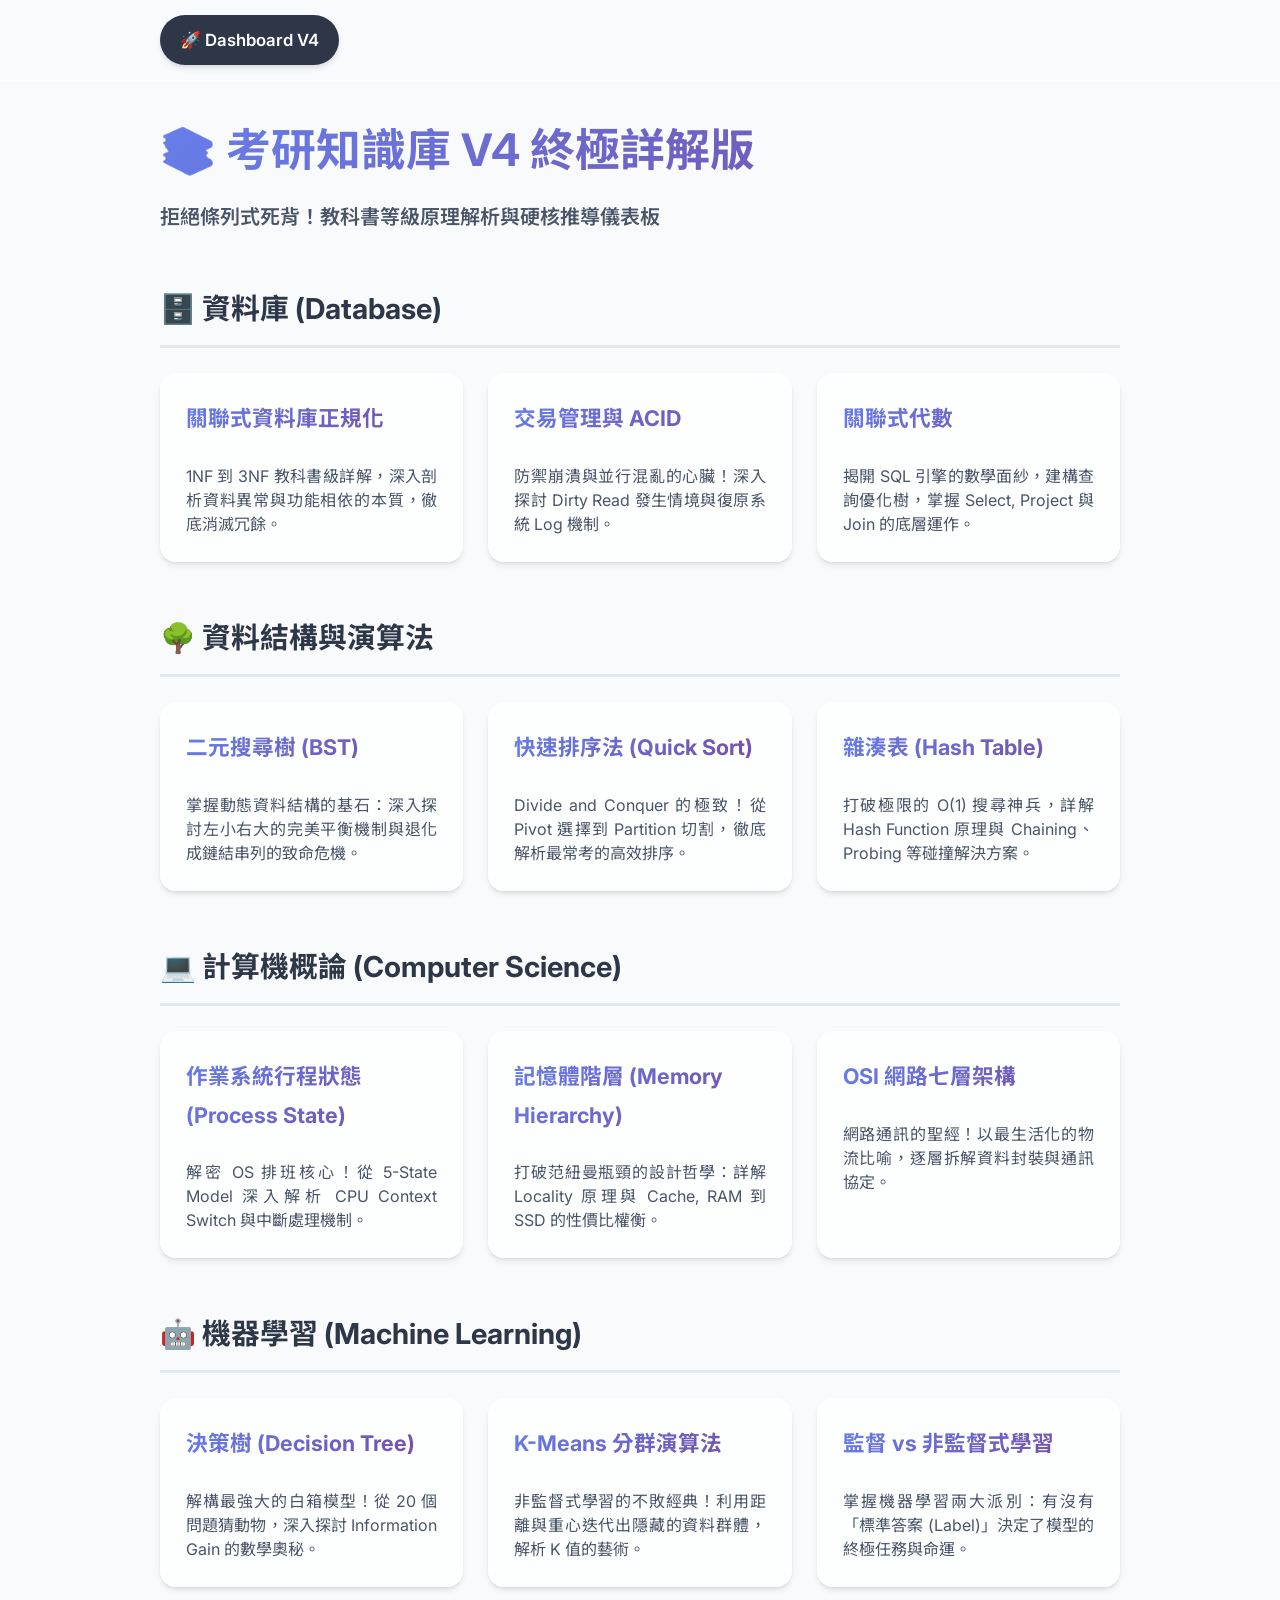
<file: index.html>
<!DOCTYPE html>
<html lang="zh-TW">
<head>
    <meta charset="UTF-8">
    <meta name="viewport" content="width=device-width, initial-scale=1.0">
    <title>資管所考研知識庫 - V4 旗艦版</title>
    <link rel="stylesheet" href="css/style.css">
</head>
<body>
    <div class="nav-bar">
        <div class="container" style="padding-top: 0; padding-bottom: 0; display: flex; align-items: center;">
            <a href="index.html" style="background: var(--text-main); pointer-events: none;">🚀 Dashboard V4</a>
        </div>
    </div>

    <div class="container">
        <div class="hero-section">
            <h1 class="hero-title">📚 考研知識庫 V4 終極詳解版</h1>
            <p>拒絕條列式死背！教科書等級原理解析與硬核推導儀表板</p>
        </div>
        
        <h2 class="section-title">🗄️ 資料庫 (Database)</h2>
        <div class="grid-container">
            <a href="db/normalization.html" class="card">
                <h3>關聯式資料庫正規化</h3>
                <p>1NF 到 3NF 教科書級詳解，深入剖析資料異常與功能相依的本質，徹底消滅冗餘。</p>
            </a>
            <a href="db/transaction.html" class="card">
                <h3>交易管理與 ACID</h3>
                <p>防禦崩潰與並行混亂的心臟！深入探討 Dirty Read 發生情境與復原系統 Log 機制。</p>
            </a>
            <a href="db/relational_algebra.html" class="card">
                <h3>關聯式代數</h3>
                <p>揭開 SQL 引擎的數學面紗，建構查詢優化樹，掌握 Select, Project 與 Join 的底層運作。</p>
            </a>
        </div>

        <h2 class="section-title">🌳 資料結構與演算法</h2>
        <div class="grid-container">
            <a href="ds_algo/binary_search_tree.html" class="card">
                <h3>二元搜尋樹 (BST)</h3>
                <p>掌握動態資料結構的基石：深入探討左小右大的完美平衡機制與退化成鏈結串列的致命危機。</p>
            </a>
            <a href="ds_algo/quick_sort.html" class="card">
                <h3>快速排序法 (Quick Sort)</h3>
                <p>Divide and Conquer 的極致！從 Pivot 選擇到 Partition 切割，徹底解析最常考的高效排序。</p>
            </a>
            <a href="ds_algo/hash_table.html" class="card">
                <h3>雜湊表 (Hash Table)</h3>
                <p>打破極限的 O(1) 搜尋神兵，詳解 Hash Function 原理與 Chaining、Probing 等碰撞解決方案。</p>
            </a>
        </div>

        <h2 class="section-title">💻 計算機概論 (Computer Science)</h2>
        <div class="grid-container">
            <a href="cs/process_state.html" class="card">
                <h3>作業系統行程狀態 (Process State)</h3>
                <p>解密 OS 排班核心！從 5-State Model 深入解析 CPU Context Switch 與中斷處理機制。</p>
            </a>
            <a href="cs/memory_hierarchy.html" class="card">
                <h3>記憶體階層 (Memory Hierarchy)</h3>
                <p>打破范紐曼瓶頸的設計哲學：詳解 Locality 原理與 Cache, RAM 到 SSD 的性價比權衡。</p>
            </a>
            <a href="cs/osi_model.html" class="card">
                <h3>OSI 網路七層架構</h3>
                <p>網路通訊的聖經！以最生活化的物流比喻，逐層拆解資料封裝與通訊協定。</p>
            </a>
        </div>

        <h2 class="section-title">🤖 機器學習 (Machine Learning)</h2>
        <div class="grid-container">
            <a href="ml/decision_tree.html" class="card">
                <h3>決策樹 (Decision Tree)</h3>
                <p>解構最強大的白箱模型！從 20 個問題猜動物，深入探討 Information Gain 的數學奧秘。</p>
            </a>
            <a href="ml/k_means.html" class="card">
                <h3>K-Means 分群演算法</h3>
                <p>非監督式學習的不敗經典！利用距離與重心迭代出隱藏的資料群體，解析 K 值的藝術。</p>
            </a>
            <a href="ml/supervised_vs_unsupervised.html" class="card">
                <h3>監督 vs 非監督式學習</h3>
                <p>掌握機器學習兩大派別：有沒有「標準答案 (Label)」決定了模型的終極任務與命運。</p>
            </a>
        </div>
    </div>
</body>
</html>
</file>
<file: css/style.css>
@import url('https://fonts.googleapis.com/css2?family=Inter:wght@400;600;800&family=Noto+Sans+TC:wght@400;700&display=swap');

:root {
    --bg-color: #f8fafc;
    --card-bg: rgba(255, 255, 255, 0.7);
    --text-main: #2d3748;
    --text-muted: #4a5568;
    --primary-gradient: linear-gradient(135deg, #667eea 0%, #764ba2 100%);
    --shadow-sm: 0 4px 6px -1px rgba(0, 0, 0, 0.1), 0 2px 4px -1px rgba(0, 0, 0, 0.06);
    --shadow-hover: 0 12px 20px -3px rgba(0, 0, 0, 0.15), 0 4px 6px -2px rgba(0, 0, 0, 0.05);
    --glass-border: 1px solid rgba(255, 255, 255, 0.5);
}

body {
    font-family: 'Inter', 'Noto Sans TC', sans-serif;
    background-color: var(--bg-color);
    color: var(--text-main);
    line-height: 1.8;
    font-size: 1.05rem;
    margin: 0;
    padding: 0;
    animation: fadeIn 0.8s ease-out;
}

@keyframes fadeIn {
    from { opacity: 0; transform: translateY(10px); }
    to { opacity: 1; transform: translateY(0); }
}

.container {
    max-width: 960px;
    margin: 0 auto;
    padding: 0 20px 40px 20px;
}

h1, h2, h3, h4 {
    color: var(--text-main);
    margin-top: 2rem;
    margin-bottom: 1rem;
    font-weight: 700;
}

h1.hero-title {
    font-size: 2.8rem;
    background: var(--primary-gradient);
    -webkit-background-clip: text;
    -webkit-text-fill-color: transparent;
    margin-top: 0;
    margin-bottom: 0.5rem;
    line-height: 1.3;
}

p {
    margin-bottom: 1.5rem;
    text-align: justify;
}

code {
    background-color: #edf2f7;
    color: #c53030;
    padding: 0.2em 0.5em;
    border-radius: 4px;
    font-family: Consolas, monospace;
    font-size: 0.9em;
}

strong {
    background-color: #fef08a;
    padding: 0.1em 0.4em;
    border-radius: 4px;
    color: #1a202c;
    font-weight: 700;
}

blockquote {
    border-left: 6px solid #667eea;
    background: rgba(255, 255, 255, 0.6);
    backdrop-filter: blur(10px);
    -webkit-backdrop-filter: blur(10px);
    padding: 20px 25px;
    margin: 25px 0;
    border-radius: 0 12px 12px 0;
    box-shadow: var(--shadow-sm);
    font-size: 1.1rem;
    line-height: 1.7;
}

.nav-bar {
    position: sticky;
    top: 0;
    backdrop-filter: blur(16px);
    -webkit-backdrop-filter: blur(16px);
    background-color: rgba(248, 250, 252, 0.75);
    padding: 15px 0;
    border-bottom: var(--glass-border);
    z-index: 100;
    margin-bottom: 2.5rem; /* Strict control < 3rem */
}

.nav-bar a {
    display: inline-flex;
    align-items: center;
    padding: 10px 20px;
    background: var(--primary-gradient);
    color: white;
    text-decoration: none;
    border-radius: 25px;
    font-weight: 600;
    transition: transform 0.3s ease, box-shadow 0.3s ease;
    box-shadow: var(--shadow-sm);
}

.nav-bar a:hover {
    transform: translateY(-3px);
    box-shadow: var(--shadow-hover);
}

.hero-section {
    margin-bottom: 3rem;
    text-align: left;
}

.hero-section p {
    font-size: 1.25rem;
    color: var(--text-muted);
    font-weight: 600;
}

.section-title {
    border-bottom: 3px solid #e2e8f0;
    padding-bottom: 10px;
    margin-bottom: 25px;
    font-size: 1.8rem;
}

/* Grid & Cards */
.grid-container {
    display: grid;
    grid-template-columns: repeat(auto-fill, minmax(280px, 1fr));
    gap: 25px;
    margin-bottom: 50px;
}

.card {
    background: var(--card-bg);
    border: var(--glass-border);
    backdrop-filter: blur(12px);
    -webkit-backdrop-filter: blur(12px);
    border-radius: 16px;
    padding: 25px;
    box-shadow: var(--shadow-sm);
    transition: all 0.4s cubic-bezier(0.175, 0.885, 0.32, 1.275);
    text-decoration: none;
    display: flex;
    flex-direction: column;
    color: inherit;
}

.card:hover {
    transform: translateY(-8px) scale(1.02);
    box-shadow: var(--shadow-hover);
    background: rgba(255, 255, 255, 0.9);
}

.card h3 {
    margin-top: 0;
    background: var(--primary-gradient);
    -webkit-background-clip: text;
    -webkit-text-fill-color: transparent;
    font-size: 1.35rem;
    margin-bottom: 10px;
}

.card p {
    color: var(--text-muted);
    font-size: 1rem;
    margin-bottom: 0;
    line-height: 1.5;
}

/* Enhanced Styled Table */
.styled-table {
    width: 100%;
    border-collapse: collapse;
    margin: 35px 0;
    font-size: 1rem;
    background: white;
    box-shadow: var(--shadow-sm);
    border-radius: 12px;
    overflow: hidden;
    border: 1px solid #e2e8f0;
}
.styled-table thead tr {
    background: var(--primary-gradient);
    color: #ffffff;
    text-align: left;
}
.styled-table th, .styled-table td {
    padding: 16px 20px;
}
.styled-table tbody tr {
    border-bottom: 1px solid #edf2f7;
    transition: background-color 0.2s ease;
}
.styled-table tbody tr:nth-of-type(even) {
    background-color: #f8fafc;
}
.styled-table tbody tr:hover {
    background-color: #e2e8f0;
}
.styled-table tbody tr:last-of-type {
    border-bottom: 3px solid #667eea;
}

/* Interactive Exam Section */
.exam-section {
    margin-top: 80px;
    padding-top: 40px;
    border-top: 3px dashed #cbd5e1;
}

details {
    background: var(--card-bg);
    backdrop-filter: blur(10px);
    border: var(--glass-border);
    border-radius: 12px;
    box-shadow: var(--shadow-sm);
    margin-bottom: 20px;
    padding: 20px;
    transition: all 0.3s ease;
}

details[open] {
    box-shadow: var(--shadow-hover);
    background: rgba(255, 255, 255, 0.95);
}

summary {
    font-weight: 700;
    cursor: pointer;
    outline: none;
    color: #4338ca;
    font-size: 1.2rem;
    list-style-type: none;
    position: relative;
    padding-left: 5px;
}

summary:hover {
    color: #312e81;
}

.answer {
    margin-top: 20px;
    padding: 20px;
    background-color: #f0fdf4;
    border-left: 5px solid #48bb78;
    border-radius: 8px;
    font-size: 1.05rem;
    color: #22543d;
    line-height: 1.8;
}

.mermaid {
    text-align: center;
    margin: 40px 0;
    background: #ffffff;
    padding: 20px;
    border-radius: 12px;
    box-shadow: var(--shadow-sm);
    border: 1px solid #e2e8f0;
}
</file>
